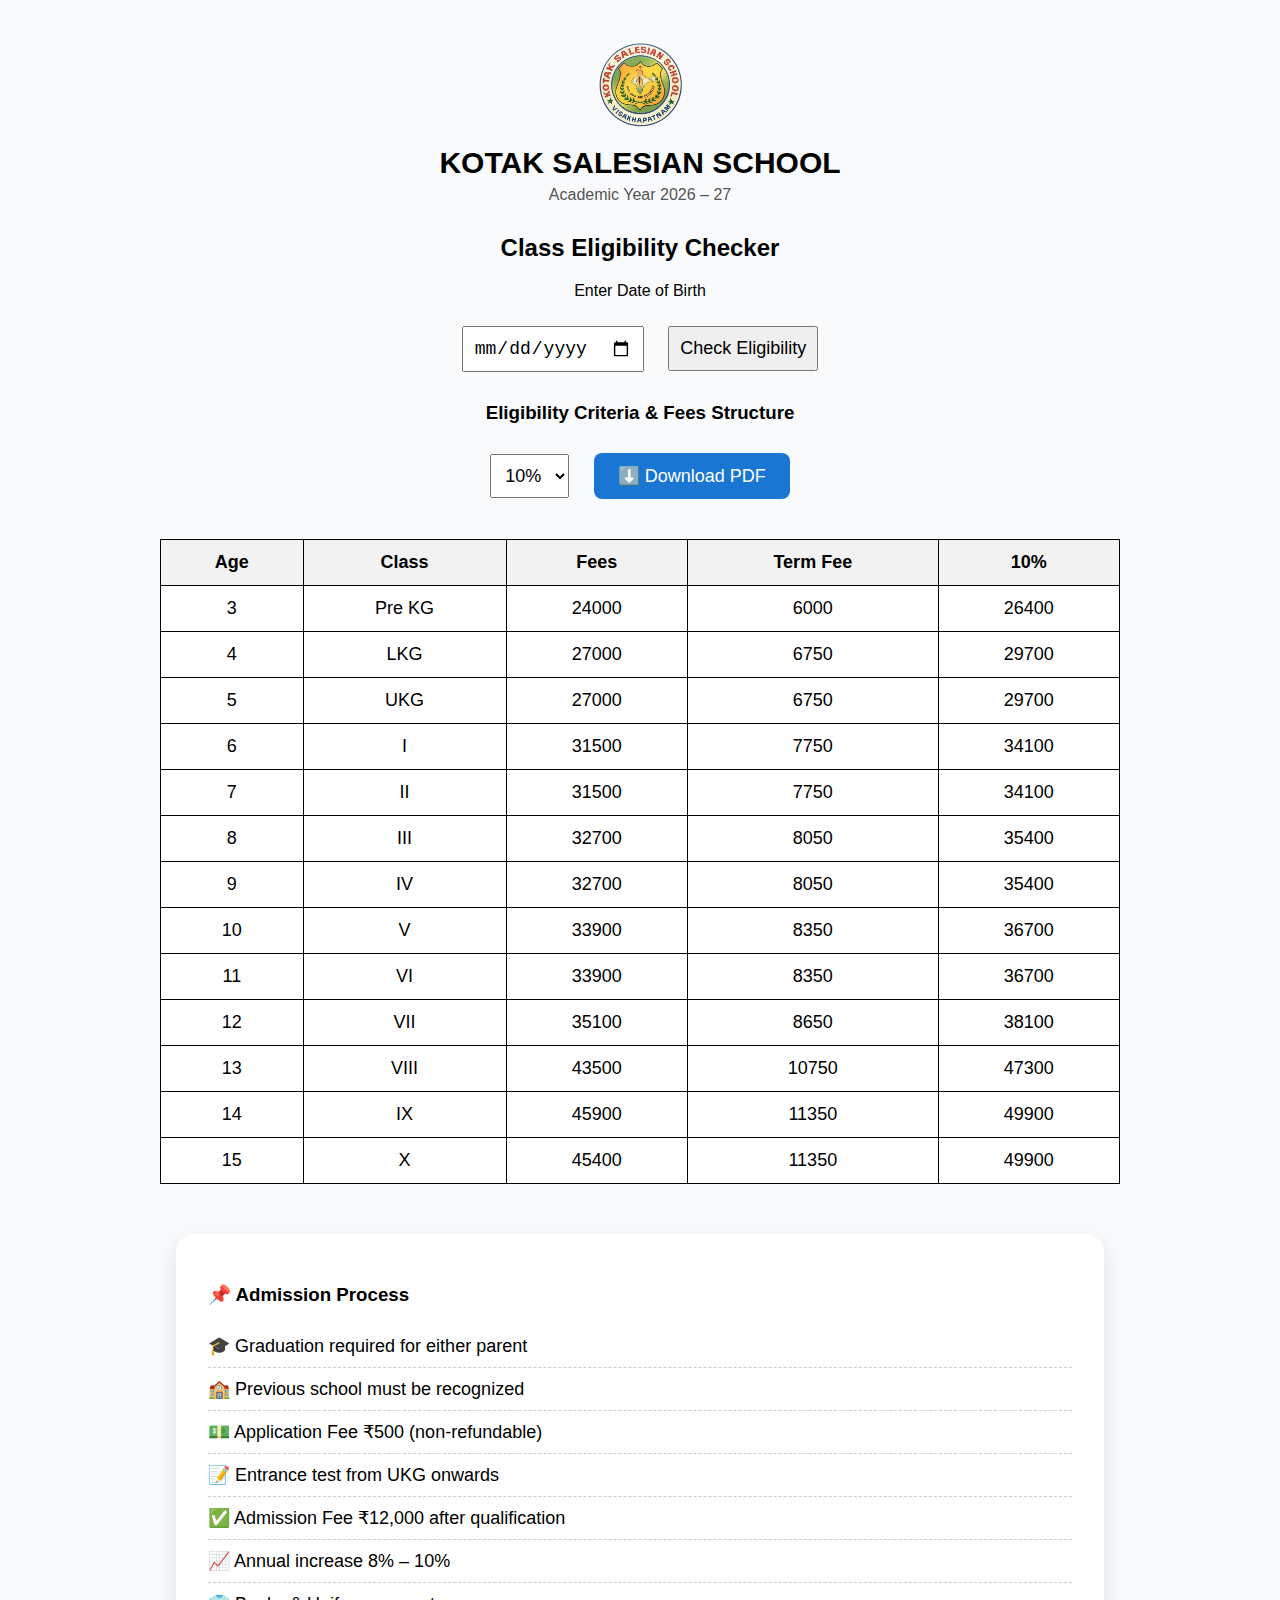
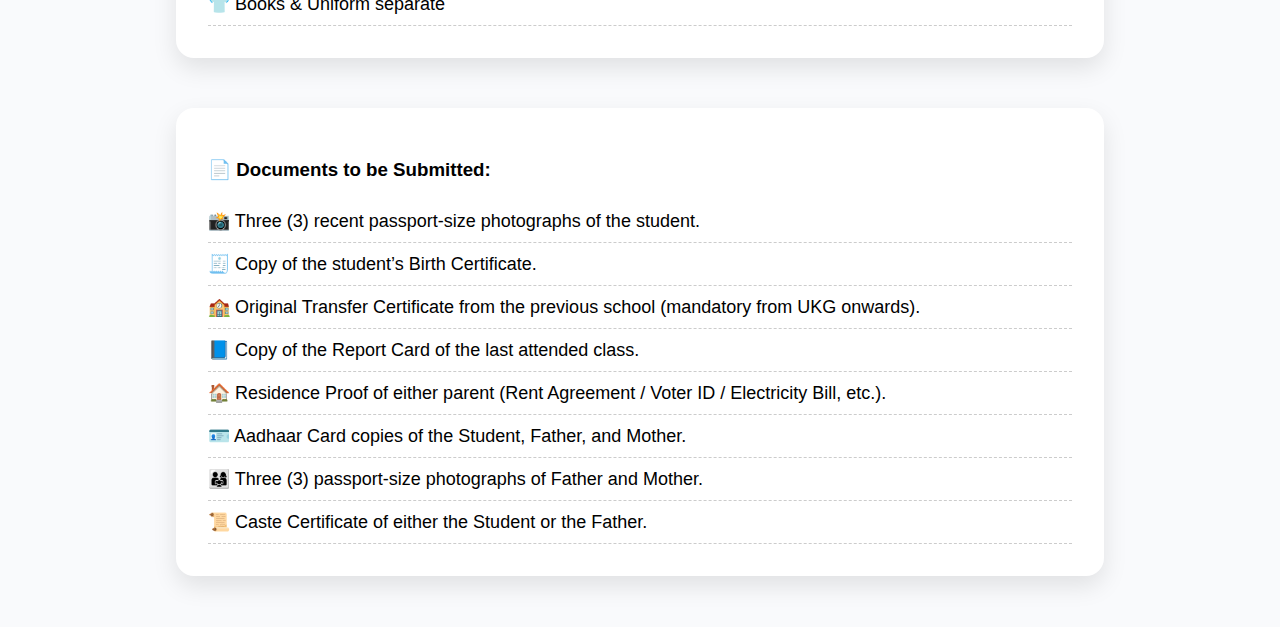
<file: index.html>
<!DOCTYPE html>
<html>
  <head>
    <title>Class Eligibility Checker</title>

    <style>
      body {
        font-family: Arial, sans-serif;
        margin: 40px;
        background: #f9fafc;
        text-align: center;
      }

      input,
      button,
      select {
        padding: 10px;
        margin: 10px;
        font-size: 18px;
      }

      .school-header h2 {
        margin: 0;
        font-size: 30px;
      }

      .school-header p {
        margin: 6px 0 0;
        color: #555;
      }

      #result {
        margin-top: 20px;
        font-size: 28px;
        font-weight: bold;
      }

      table {
        width: 80%;
        margin: 30px auto;
        border-collapse: collapse;
        background: #fff;
        font-size: 18px;
      }

      th,
      td {
        border: 1px solid #000;
        padding: 12px;
        text-align: center;
      }

      th {
        background: #f2f2f2;
      }

      .highlight {
        background: #fff59d;
        outline: 3px solid #fbc02d;
        font-weight: bold;
      }

      .documents-container {
        background: #fff;
        border-radius: 18px;
        padding: 32px;
        width: 72%;
        margin: 50px auto;
        text-align: left;
        box-shadow: 0 10px 25px rgba(0, 0, 0, 0.1);
      }

      .document-list {
        list-style: none;
        padding: 0;
        margin: 0;
      }

      .document-list li {
        display: flex;
        gap: 12px;
        padding: 10px 0;
        border-bottom: 1px dashed #ccc;
        font-size: 18px;
      }

      .download-btn {
        background: #1976d2;
        color: #fff;
        border: none;
        border-radius: 8px;
        padding: 12px 24px;
        font-size: 18px;
        cursor: pointer;
      }

      @media print {
        input,
        button,
        select {
          display: none;
        }
        .documents-container {
          break-inside: avoid;
        }
      }

      .school-header img {
        height: 90px;
        margin-bottom: 12px;
      }

      @media (max-width: 600px) {
        .school-header img {
          height: 70px;
        }
      }
    </style>
  </head>

  <body>
    <!-- HEADER -->
    <div class="school-header" style="margin-bottom: 30px; text-align: center">
      <img src="KOTAK_LOGO.png" alt="Kotak Salesian School Logo" />
      <h2>KOTAK SALESIAN SCHOOL</h2>
      <p>Academic Year 2026 – 27</p>
    </div>

    <h2>Class Eligibility Checker</h2>

    <p>Enter Date of Birth</p>
    <input type="date" id="dob" />
    <button onclick="checkEligibility()">Check Eligibility</button>

    <div id="result"></div>

    <h3>Eligibility Criteria & Fees Structure</h3>

    <select id="percentSelect" onchange="updateColumns()">
      <option value="4">8%</option>
      <option value="5">9%</option>
      <option value="6" selected>10%</option>
    </select>

    <button class="download-btn" onclick="window.print()">
      ⬇️ Download PDF
    </button>

    <table id="eligibilityTable">
      <thead>
        <tr>
          <th>Age</th>
          <th>Class</th>
          <th>Fees</th>
          <th>Term Fee</th>
          <th>8%</th>
          <th>9%</th>
          <th>10%</th>
        </tr>
      </thead>
      <tbody id="tableBody"></tbody>
    </table>

    <div class="documents-container">
      <h3>📌 Admission Process</h3>
      <ul class="document-list">
        <li>🎓 Graduation required for either parent</li>
        <li>🏫 Previous school must be recognized</li>
        <li>💵 Application Fee ₹500 (non-refundable)</li>
        <li>📝 Entrance test from UKG onwards</li>
        <li>✅ Admission Fee ₹12,000 after qualification</li>
        <li>📈 Annual increase 8% – 10%</li>
        <li>👕 Books & Uniform separate</li>
      </ul>
    </div>

    <div class="documents-container">
      <h3>📄 Documents to be Submitted:</h3>
      <ul class="document-list">
        <li>📸 Three (3) recent passport-size photographs of the student.</li>
        <li>🧾 Copy of the student’s Birth Certificate.</li>
        <li>
          🏫 Original Transfer Certificate from the previous school (mandatory
          from UKG onwards).
        </li>
        <li>📘 Copy of the Report Card of the last attended class.</li>
        <li>
          🏠 Residence Proof of either parent (Rent Agreement / Voter ID /
          Electricity Bill, etc.).
        </li>
        <li>🪪 Aadhaar Card copies of the Student, Father, and Mother.</li>
        <li>👨‍👩‍👧 Three (3) passport-size photographs of Father and Mother.</li>
        <li>📜 Caste Certificate of either the Student or the Father.</li>
      </ul>
    </div>

    <script>
      // 📅 AGE REFERENCE DATE
      const referenceDate = new Date(2026, 5, 1); // 1 July 2026

      // 📊 Eligibility + Fees Data
      const eligibilityData = [
        { age: 3, class: "Pre KG", fees: 24000, term: 6000 },
        { age: 4, class: "LKG", fees: 27000, term: 6750 },
        { age: 5, class: "UKG", fees: 27000, term: 6750 },
        { age: 6, class: "I", fees: 31500, term: 7750 },
        { age: 7, class: "II", fees: 31500, term: 7750 },
        { age: 8, class: "III", fees: 32700, term: 8050 },
        { age: 9, class: "IV", fees: 32700, term: 8050 },
        { age: 10, class: "V", fees: 33900, term: 8350 },
        { age: 11, class: "VI", fees: 33900, term: 8350 },
        { age: 12, class: "VII", fees: 35100, term: 8650 },
        { age: 13, class: "VIII", fees: 43500, term: 10750 },
        { age: 14, class: "IX", fees: 45900, term: 11350 },
        { age: 15, class: "X", fees: 45400, term: 11350 },
      ];

      function calculateExactAge(dob) {
        const dobDate = new Date(dob);

        let years = referenceDate.getFullYear() - dobDate.getFullYear();
        let months = referenceDate.getMonth() - dobDate.getMonth();
        let days = referenceDate.getDate() - dobDate.getDate();

        if (days < 0) {
          months--;
          const prevMonthDays = new Date(
            referenceDate.getFullYear(),
            referenceDate.getMonth(),
            0
          ).getDate();
          days += prevMonthDays;
        }

        if (months < 0) {
          years--;
          months += 12;
        }

        return {
          years,
          months,
          days,
          formatted: `${years} years, ${months} months, ${days} day(s)`,
        };
      }

      function checkEligibility() {
        const dob = document.getElementById("dob").value;
        if (!dob) return alert("Enter Date of Birth");

        const ageObj = calculateExactAge(dob);
        let eligible = "Not Eligible";

        // Use YEARS for eligibility check
        for (let i = eligibilityData.length - 1; i >= 0; i--) {
          if (ageObj.years >= eligibilityData[i].age) {
            eligible = eligibilityData[i].class;
            break;
          }
        }

        document.getElementById("result").innerHTML = `
  Age: ${ageObj.formatted}<br>
  <span style="color:#d32f2f;font-size:32px;">
    Eligible Class: ${eligible}
  </span>
`;

        document.querySelectorAll("#tableBody tr").forEach((row) => {
          row.classList.remove("highlight");
          if (row.cells[1].innerText === eligible) {
            row.classList.add("highlight");
            row.scrollIntoView({ behavior: "smooth", block: "center" });
          }
        });
      }

      function updateColumns() {
        const col = parseInt(document.getElementById("percentSelect").value);
        document.querySelectorAll("#eligibilityTable tr").forEach((row) => {
          for (let i = 4; i <= 6; i++) {
            if (row.cells[i])
              row.cells[i].style.display = i === col ? "" : "none";
          }
        });
      }

      function loadTable() {
        const tbody = document.getElementById("tableBody");
        eligibilityData.forEach((r) => {
          const yearly = r.term * 4;
          tbody.innerHTML += `
          <tr>
            <td>${r.age}</td>
            <td>${r.class}</td>
            <td>${r.fees}</td>
            <td>${r.term}</td>
            <td>${Math.round((yearly * 1.08) / 100) * 100}</td>
            <td>${Math.round((yearly * 1.09) / 100) * 100}</td>
            <td>${Math.round((yearly * 1.1) / 100) * 100}</td>
          </tr>`;
        });
        updateColumns();
      }

      loadTable();
    </script>
  </body>
</html>
</file>
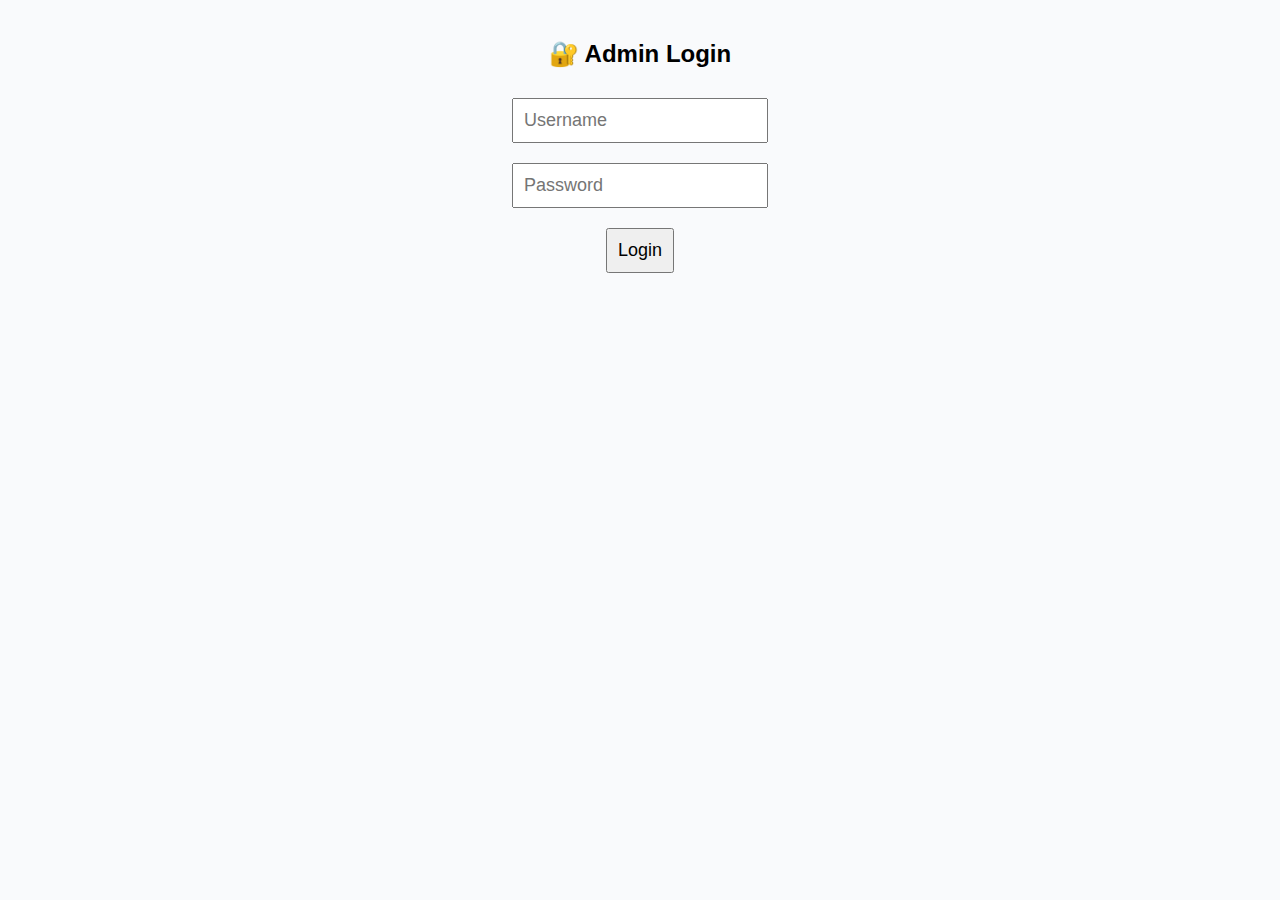
<file: admin.html>
<!DOCTYPE html>
<html>
<head>
  <title>Admin Panel - Fee Editor</title>
  <link rel="stylesheet" href="styles.css">
  <style>
    .admin-container {
      width: 80%;
      margin: auto;
      background: white;
      padding: 30px;
      border-radius: 16px;
      box-shadow: 0 8px 20px rgba(0,0,0,0.1);
      margin-top: 40px;
    }
    table input {
      width: 120px;
      padding: 6px;
      font-size: 16px;
      text-align: center;
    }
  </style>
</head>
<body>

<h2>🔐 Admin Login</h2>
<div id="loginBox">
  <input type="text" id="user" placeholder="Username"><br>
  <input type="password" id="pass" placeholder="Password"><br>
  <button onclick="login()">Login</button>
</div>

<div id="adminPanel" style="display:none">
  <h2>🛠 Fee Editor (2023–2025)</h2>

  <label><b>Select Year:</b></label>
  <select id="yearSelect" onchange="loadFeeTable()">
    <option value="2023">2023–24</option>
    <option value="2024">2024–25</option>
    <option value="2025">2025–26</option>
  </select>

  <div class="admin-container">
    <table id="feeTable">
      <thead>
        <tr>
          <th>Age</th>
          <th>Class</th>
          <th>Fees</th>
          <th>Term Fee</th>
        </tr>
      </thead>

      <!-- FIXED ID -->
      <tbody id="feeTableBody"></tbody>

    </table>

    <br>
    <input type="password" id="token" placeholder="GitHub PAT Token">
    <button onclick="saveChanges()">💾 Save Changes</button>
  </div>
</div>

<script src="data.js"></script>
<script src="admin.js"></script>
</body>
</html>
</file>
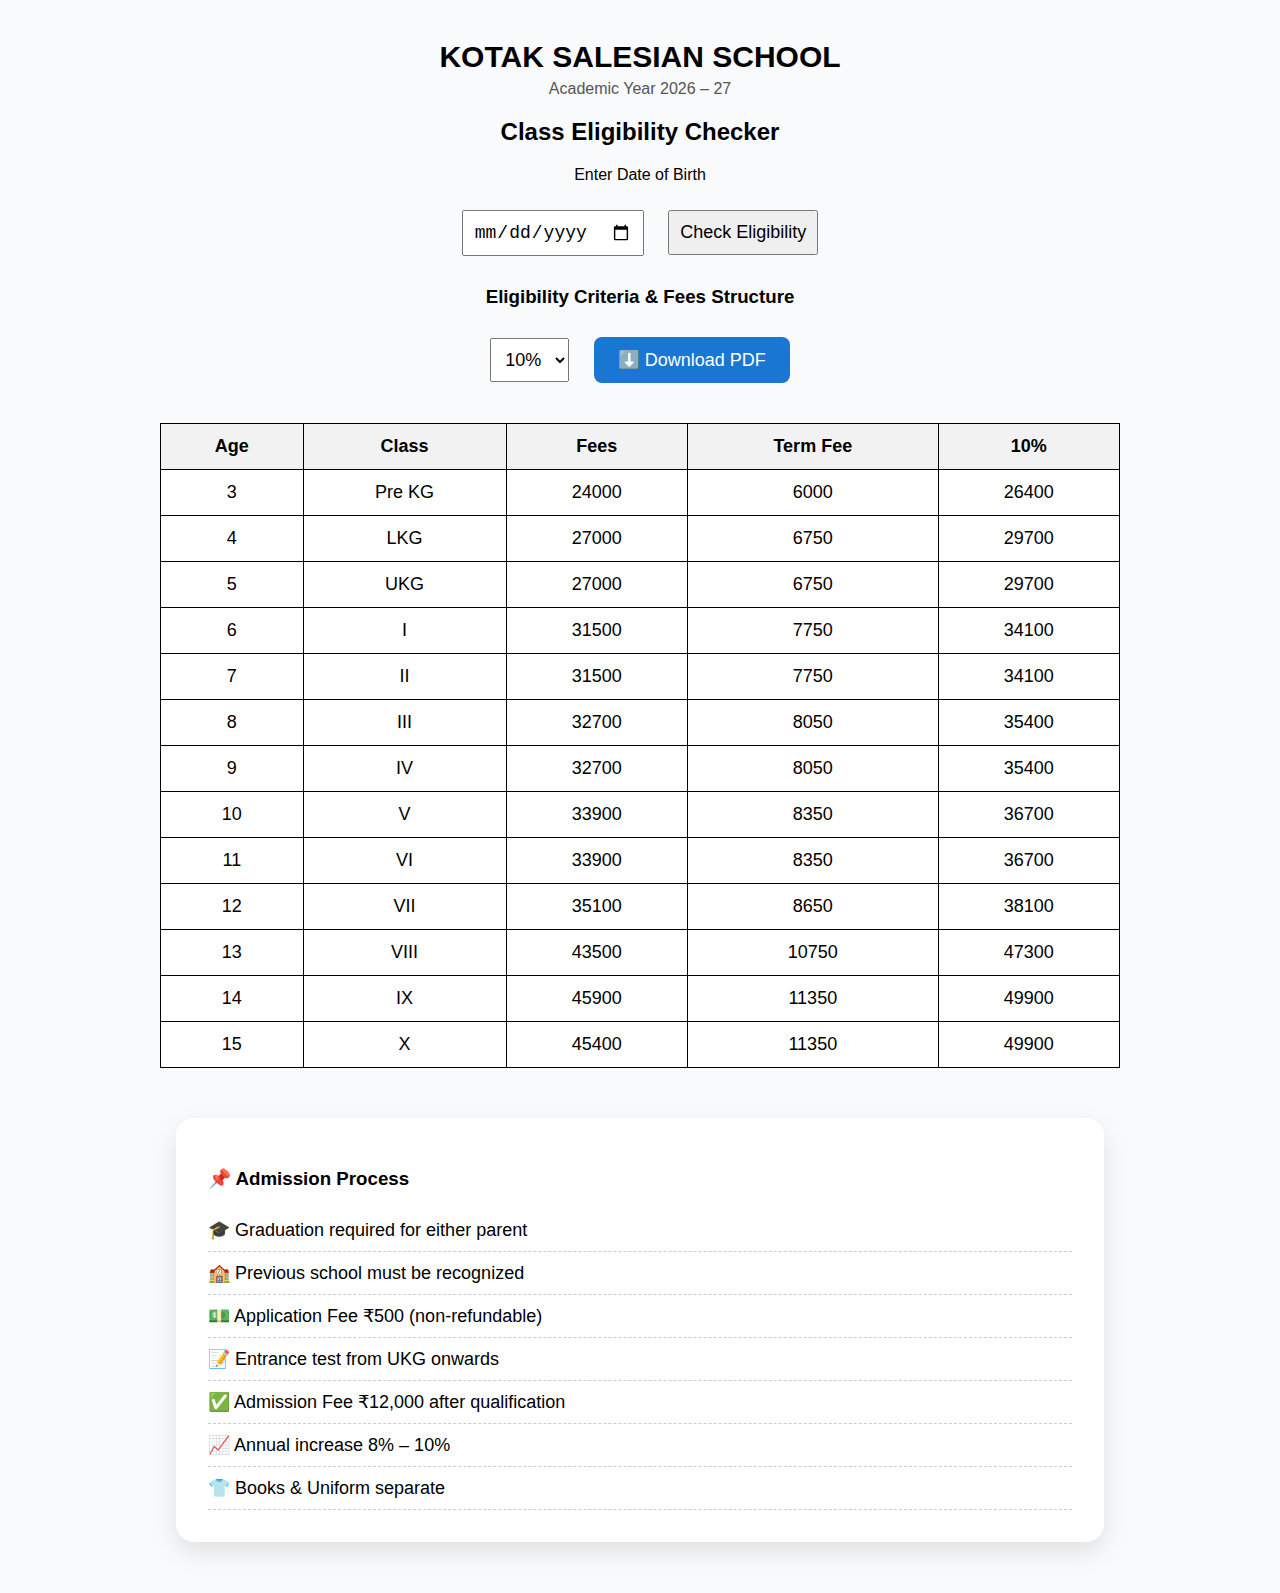
<file: eligibility_checker.html>
<!DOCTYPE html>
<html>
<head>
  <title>Class Eligibility Checker</title>

  <style>
    body {
      font-family: Arial, sans-serif;
      margin: 40px;
      background: #f9fafc;
      text-align: center;
    }

    input, button, select {
      padding: 10px;
      margin: 10px;
      font-size: 18px;
    }

    .school-header h2 {
      margin: 0;
      font-size: 30px;
    }

    .school-header p {
      margin: 6px 0 0;
      color: #555;
    }

    #result {
      margin-top: 20px;
      font-size: 28px;
      font-weight: bold;
    }

    table {
      width: 80%;
      margin: 30px auto;
      border-collapse: collapse;
      background: #fff;
      font-size: 18px;
    }

    th, td {
      border: 1px solid #000;
      padding: 12px;
      text-align: center;
    }

    th {
      background: #f2f2f2;
    }

    .highlight {
      background: #fff59d;
      outline: 3px solid #fbc02d;
      font-weight: bold;
    }

    .documents-container {
      background: #fff;
      border-radius: 18px;
      padding: 32px;
      width: 72%;
      margin: 50px auto;
      text-align: left;
      box-shadow: 0 10px 25px rgba(0,0,0,0.10);
    }

    .document-list {
      list-style: none;
      padding: 0;
      margin: 0;
    }

    .document-list li {
      display: flex;
      gap: 12px;
      padding: 10px 0;
      border-bottom: 1px dashed #ccc;
      font-size: 18px;
    }

    .download-btn {
      background: #1976d2;
      color: #fff;
      border: none;
      border-radius: 8px;
      padding: 12px 24px;
      font-size: 18px;
      cursor: pointer;
    }

    @media print {
      input, button, select { display: none; }
      .documents-container { break-inside: avoid; }
    }
  </style>
</head>

<body>

  <!-- HEADER -->
  <div class="school-header">
    <h2>KOTAK SALESIAN SCHOOL</h2>
    <p>Academic Year 2026 – 27</p>
  </div>

  <h2>Class Eligibility Checker</h2>

  <p>Enter Date of Birth</p>
  <input type="date" id="dob">
  <button onclick="checkEligibility()">Check Eligibility</button>

  <div id="result"></div>

  <h3>Eligibility Criteria & Fees Structure</h3>

  <select id="percentSelect" onchange="updateColumns()">
    <option value="4">8%</option>
    <option value="5">9%</option>
    <option value="6" selected>10%</option>
  </select>

  <button class="download-btn" onclick="window.print()">⬇️ Download PDF</button>

  <table id="eligibilityTable">
    <thead>
      <tr>
        <th>Age</th>
        <th>Class</th>
        <th>Fees</th>
        <th>Term Fee</th>
        <th>8%</th>
        <th>9%</th>
        <th>10%</th>
      </tr>
    </thead>
    <tbody id="tableBody"></tbody>
  </table>

  <div class="documents-container">
    <h3>📌 Admission Process</h3>
    <ul class="document-list">
      <li>🎓 Graduation required for either parent</li>
      <li>🏫 Previous school must be recognized</li>
      <li>💵 Application Fee ₹500 (non-refundable)</li>
      <li>📝 Entrance test from UKG onwards</li>
      <li>✅ Admission Fee ₹12,000 after qualification</li>
      <li>📈 Annual increase 8% – 10%</li>
      <li>👕 Books & Uniform separate</li>
    </ul>
  </div>

  <script>
    // 📅 AGE REFERENCE DATE
    const referenceDate = new Date(2026, 6, 1); // 1 July 2026

    // 📊 Eligibility + Fees Data
    const eligibilityData = [
      { age: 3, class: "Pre KG", fees: 24000, term: 6000 },
      { age: 4, class: "LKG", fees: 27000, term: 6750 },
      { age: 5, class: "UKG", fees: 27000, term: 6750 },
      { age: 6, class: "I", fees: 31500, term: 7750 },
      { age: 7, class: "II", fees: 31500, term: 7750 },
      { age: 8, class: "III", fees: 32700, term: 8050 },
      { age: 9, class: "IV", fees: 32700, term: 8050 },
      { age: 10, class: "V", fees: 33900, term: 8350 },
      { age: 11, class: "VI", fees: 33900, term: 8350 },
      { age: 12, class: "VII", fees: 35100, term: 8650 },
      { age: 13, class: "VIII", fees: 43500, term: 10750 },
      { age: 14, class: "IX", fees: 45900, term: 11350 },
      { age: 15, class: "X", fees: 45400, term: 11350 },
    ];

    function calculateAge(dob) {
      let birth = new Date(dob);
      let years = referenceDate.getFullYear() - birth.getFullYear();
      let m = referenceDate.getMonth() - birth.getMonth();
      if (m < 0 || (m === 0 && referenceDate.getDate() < birth.getDate())) {
        years--;
      }
      return years;
    }

    function checkEligibility() {
      const dob = document.getElementById("dob").value;
      if (!dob) return alert("Enter Date of Birth");

      const age = calculateAge(dob);
      let eligible = "Not Eligible";

      for (let i = eligibilityData.length - 1; i >= 0; i--) {
        if (age >= eligibilityData[i].age) {
          eligible = eligibilityData[i].class;
          break;
        }
      }

      document.getElementById("result").innerHTML =
        `Age: ${age}<br><span style="color:#d32f2f;font-size:32px">
         Eligible Class: ${eligible}</span>`;

      document.querySelectorAll("#tableBody tr").forEach(row => {
        row.classList.remove("highlight");
        if (row.cells[1].innerText === eligible) {
          row.classList.add("highlight");
          row.scrollIntoView({ behavior: "smooth", block: "center" });
        }
      });
    }

    function updateColumns() {
      const col = parseInt(document.getElementById("percentSelect").value);
      document.querySelectorAll("#eligibilityTable tr").forEach(row => {
        for (let i = 4; i <= 6; i++) {
          if (row.cells[i]) row.cells[i].style.display = (i === col) ? "" : "none";
        }
      });
    }

    function loadTable() {
      const tbody = document.getElementById("tableBody");
      eligibilityData.forEach(r => {
        const yearly = r.term * 4;
        tbody.innerHTML += `
          <tr>
            <td>${r.age}</td>
            <td>${r.class}</td>
            <td>${r.fees}</td>
            <td>${r.term}</td>
            <td>${Math.round(yearly * 1.08 / 100) * 100}</td>
            <td>${Math.round(yearly * 1.09 / 100) * 100}</td>
            <td>${Math.round(yearly * 1.10 / 100) * 100}</td>
          </tr>`;
      });
      updateColumns();
    }

    loadTable();
  </script>
</body>
</html>
</file>
<file: styles.css>
body {
  font-family: Arial, sans-serif;
  margin: 40px;
  background: #f9fafc;
  text-align: center;
}

input,
button,
select {
  padding: 10px;
  margin: 10px;
  font-size: 18px;
}

.school-header h2 {
  margin: 0;
  font-size: 30px;
}

.school-header p {
  margin: 6px 0 0;
  color: #555;
}

#result {
  margin-top: 20px;
  font-size: 28px;
  font-weight: bold;
}

table {
  width: 80%;
  margin: 30px auto;
  border-collapse: collapse;
  background: #fff;
  font-size: 18px;
}

th,
td {
  border: 1px solid #000;
  padding: 12px;
  text-align: center;
}

th {
  background: #f2f2f2;
}

.highlight {
  background: #fff59d;
  outline: 3px solid #fbc02d;
  font-weight: bold;
}

.documents-container {
  background: #fff;
  border-radius: 18px;
  padding: 32px;
  width: 72%;
  margin: 50px auto;
  text-align: left;
  box-shadow: 0 10px 25px rgba(0, 0, 0, 0.1);
}

.document-list {
  list-style: none;
  padding: 0;
  margin: 0;
}

.document-list li {
  display: flex;
  gap: 12px;
  padding: 10px 0;
  border-bottom: 1px dashed #ccc;
  font-size: 18px;
}

.download-btn {
  background: #1976d2;
  color: #fff;
  border: none;
  border-radius: 8px;
  padding: 12px 24px;
  font-size: 18px;
  cursor: pointer;
}

@media print {
  input,
  button,
  select {
    display: none;
  }
  .documents-container {
    break-inside: avoid;
  }
}

@media print {
  body {
    background: #ffffff;
  }

  table {
    width: 100%;
    font-size: 16px;
  }
}

.school-header img {
  height: 90px;
  margin-bottom: 12px;
}

@media (max-width: 600px) {
  .school-header img {
    height: 70px;
  }
}


/* ===============================
   CONFETTI LAYER
================================ */
#confetti-layer {
  position: fixed;
  top: 180px;   /* below logo */
  left: 0;
  width: 100%;
  height: calc(100vh - 180px);
  pointer-events: none;
  overflow: hidden;
  z-index: 9999;
}


/* Base confetti */
.confetti {
  position: absolute;
  top: -30px;
  opacity: 0.9;
  animation: confettiFall linear forwards;
}

/* Ribbon types */
.ribbon-long {
  width: 12px;
  height: 45px;
  border-radius: 4px;
}

.ribbon-strip {
  width: 8px;
  height: 30px;
  border-radius: 3px;
}

.ribbon-curve {
  width: 18px;
  height: 30px;
  border-radius: 0 0 50% 50%;
  transform: skewY(15deg);
}


/* Falling animation */
@keyframes confettiFall {
  to {
    transform:
      translate(
        calc(-50px + 100px * var(--spread)),
        110vh
      )
      rotate(900deg);
  }
}


/* ===============================
   SAD EMOJI ANIMATION
================================ */
@keyframes sadPop {
  0% {
    opacity: 0;
    transform: translateY(-20px) scale(0.5);
  }
  60% {
    opacity: 1;
    transform: translateY(10px) scale(1.3);
  }
  100% {
    transform: translateY(0) scale(1);
  }
}

.sad-emoji {
  font-size: 52px;
  animation: sadPop 0.8s ease-out;
  text-align: center;
}

/* Side cannons */
.cannon {
  position: fixed;
  top: 40%;
  width: 18px;
  height: 18px;
  border-radius: 50%;
  pointer-events: none;
  z-index: 10000;
}

.cannon.left {
  left: 0;
}

.cannon.right {
  right: 0;
}

@keyframes shootLeft {
  to {
    transform: translate(120vw, -40vh) rotate(720deg);
    opacity: 0;
  }
}

@keyframes shootRight {
  to {
    transform: translate(-120vw, -40vh) rotate(-720deg);
    opacity: 0;
  }
}

/* ===============================
   EMOJI CONFETTI
================================ */
.emoji-confetti {
  position: fixed;
  left: -40px;               /* start off-screen LEFT */
  top: 260px;               /* around result area */
  font-size: 32px;
  pointer-events: none;
  animation: emojiSideBlast linear forwards;
  z-index: 10001;
}


@keyframes emojiSideBlast {
  0% {
    transform: translateX(-60px) translateY(0) rotate(0deg);
    opacity: 1;
  }
  100% {
    transform:
      translateX(110vw)
      translateY(calc(-150px + 300px * var(--spread)))
      rotate(720deg);
    opacity: 0;
  }
}

@keyframes emojiSideBlastReverse {
  0% {
    transform: translateX(60px) translateY(0) rotate(0deg);
    opacity: 1;
  }
  100% {
    transform:
      translateX(-110vw)
      translateY(calc(-150px + 300px * var(--spread)))
      rotate(-720deg);
    opacity: 0;
  }
}

.emoji-right {
  right: -40px;   /* start off-screen RIGHT */
  left: auto;
  animation: emojiSideBlastReverse linear forwards;
}

/* ===============================
   MODAL STYLES
================================ */
.modal {
  display: none;
  position: fixed;
  inset: 0;
  background: rgba(0, 0, 0, 0.45);
  z-index: 20000;
}

.modal-content {
  background: #fff;
  margin: 6% auto;
  padding: 40px;
  width: 95%;
  max-width: 520px;   /* ⬅ Increased width */
  border-radius: 20px;
  text-align: center;
  animation: slideUpFade 0.5s ease-out;
}

.modal-content input,
.modal-content select {
  width: 100%;
  margin-bottom: 16px;
  padding: 14px 18px;
  font-size: 17px;
  border-radius: 8px;
  border: 1px solid #ccc;
  box-sizing: border-box;
}

.modal-content select {
  padding-right: 42px;
}


.modal-content h2 {
  margin-bottom: 20px;
}

.modal-content button {
  background: #1976d2;
  color: #fff;
  border: none;
  padding: 16px;
  border-radius: 10px;
  font-size: 20px;
  cursor: pointer;
  width: 100%;
}


.close {
  float: right;
  font-size: 24px;
  cursor: pointer;
}

@keyframes slideUpFade {
  from {
    transform: translateY(40px);
    opacity: 0;
  }
  to {
    transform: translateY(0);
    opacity: 1;
  }
}
</file>
